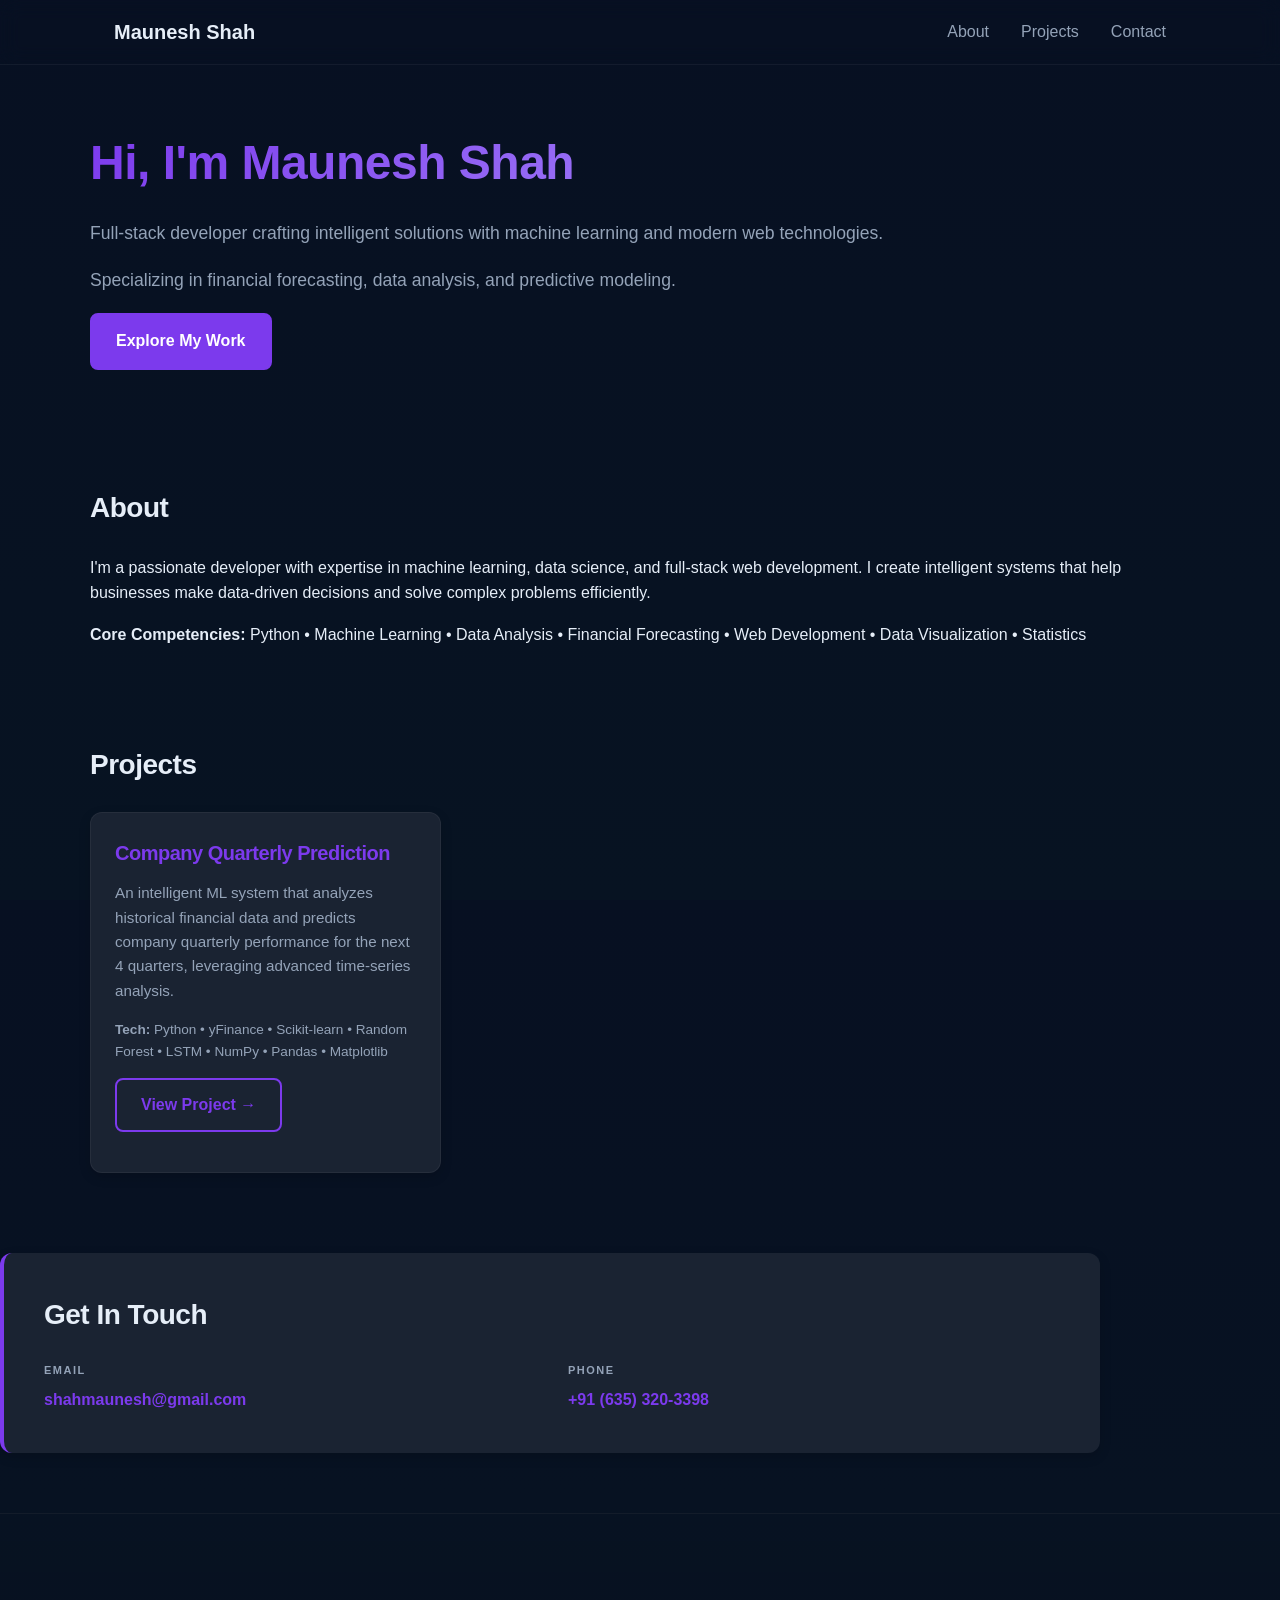
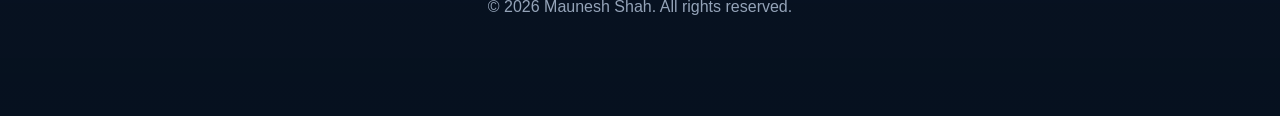
<file: index.html>
<!doctype html>
<html lang="en">
<head>
  <meta charset="utf-8" />
  <meta name="viewport" content="width=device-width, initial-scale=1" />
  <title>Portfolio — Your Name</title>
  <link rel="stylesheet" href="styles.css">
</head>
<body>
  <header class="site-header">
    <div class="container header-inner">
      <a class="brand" href="#">Maunesh Shah</a>
      <!-- <button id="theme-toggle" aria-label="Toggle theme" class="theme-toggle">Change Theme</button>
      <button id="nav-toggle" aria-label="Toggle navigation">☰</button> -->
      <nav id="nav" class="nav">
        <a href="#about">About</a>
        <a href="#projects">Projects</a>
        <a href="#contact">Contact</a>
      </nav>
    </div>
  </header>

  <main>
    <section class="hero container" id="home">
      <div class="hero-inner">
        <div class="hero-text">
          <h1>Hi, I'm Maunesh Shah</h1>
          <p>Full-stack developer crafting intelligent solutions with machine learning and modern web technologies.</p>
          <p>Specializing in financial forecasting, data analysis, and predictive modeling.</p>
          <p><a class="btn" href="#projects">Explore My Work</a></p>
        </div>
        <!-- <div class="hero-art">
          <svg width="200" height="200" viewBox="0 0 160 160" xmlns="http://www.w3.org/2000/svg" role="img" aria-label="Profile placeholder">
            <defs>
              <linearGradient id="grad1" x1="0%" y1="0%" x2="100%" y2="100%">
                <stop offset="0%" style="stop-color:#7c3aed;stop-opacity:1" />
                <stop offset="100%" style="stop-color:#a78bfa;stop-opacity:1" />
              </linearGradient>
            </defs>
            <rect width="160" height="160" rx="16" fill="url(#grad1)" opacity="0.1"/>
            <circle cx="80" cy="60" r="32" fill="url(#grad1)"/>
            <rect x="25" y="105" width="110" height="35" rx="8" fill="url(#grad1)" opacity="0.7"/>
          </svg>
        </div> -->
      </div>
    </section>

    <section id="about" class="container about">
      <h2>About</h2>
      <p>I'm a passionate developer with expertise in machine learning, data science, and full-stack web development. I create intelligent systems that help businesses make data-driven decisions and solve complex problems efficiently.</p>
      <p><strong>Core Competencies:</strong> Python • Machine Learning • Data Analysis • Financial Forecasting • Web Development • Data Visualization • Statistics</p>
    </section>

    <section id="projects" class="container projects">
      <h2>Projects</h2>
      <div class="grid">
        <article class="card">
          <h3>Company Quarterly Prediction</h3>
          <p>An intelligent ML system that analyzes historical financial data and predicts company quarterly performance for the next 4 quarters, leveraging advanced time-series analysis.</p>
          <p style="font-size: 0.85rem; color: var(--muted); margin-bottom: 16px;"><strong>Tech:</strong> Python • yFinance • Scikit-learn • Random Forest • LSTM • NumPy • Pandas • Matplotlib</p>
          <p><a class="btn ghost" href="projects/company-quarterly-prediction.html">View Project →</a></p>
        </article>
      </div>
    </section>

    <section id="contact" class="container contact-section">
      <h2>Get In Touch</h2>
      <div class="contact-info">
        <div class="contact-item">
          <span class="contact-label">Email</span>
          <a href="mailto:shahmaunesh@gmail.com" class="contact-link">shahmaunesh@gmail.com</a>
        </div>
        <div class="contact-item">
          <span class="contact-label">Phone</span>
          <a href="tel:6353203398" class="contact-link">+91 (635) 320-3398</a>
        </div>
      </div>
    </section>
  </main>

  <footer class="site-footer">
    <div class="container">
      <p>&copy; <span id="year"></span> Maunesh Shah. All rights reserved.</p>
      <!-- <p style="font-size: 0.9rem; color: var(--muted); margin-top: 12px;">Crafted with expertise in Machine Learning & Full-Stack Development</p> -->
    </div>
  </footer>

  <div id="modal" class="modal" aria-hidden="true">
    <div class="modal-content">
      <button id="modal-close" class="modal-close" aria-label="Close">×</button>
      <h3 id="modal-title"></h3>
      <p id="modal-body">Project details go here.</p>
    </div>
  </div>

  <script src="js/script.js"></script>
</body>
</html>
</file>
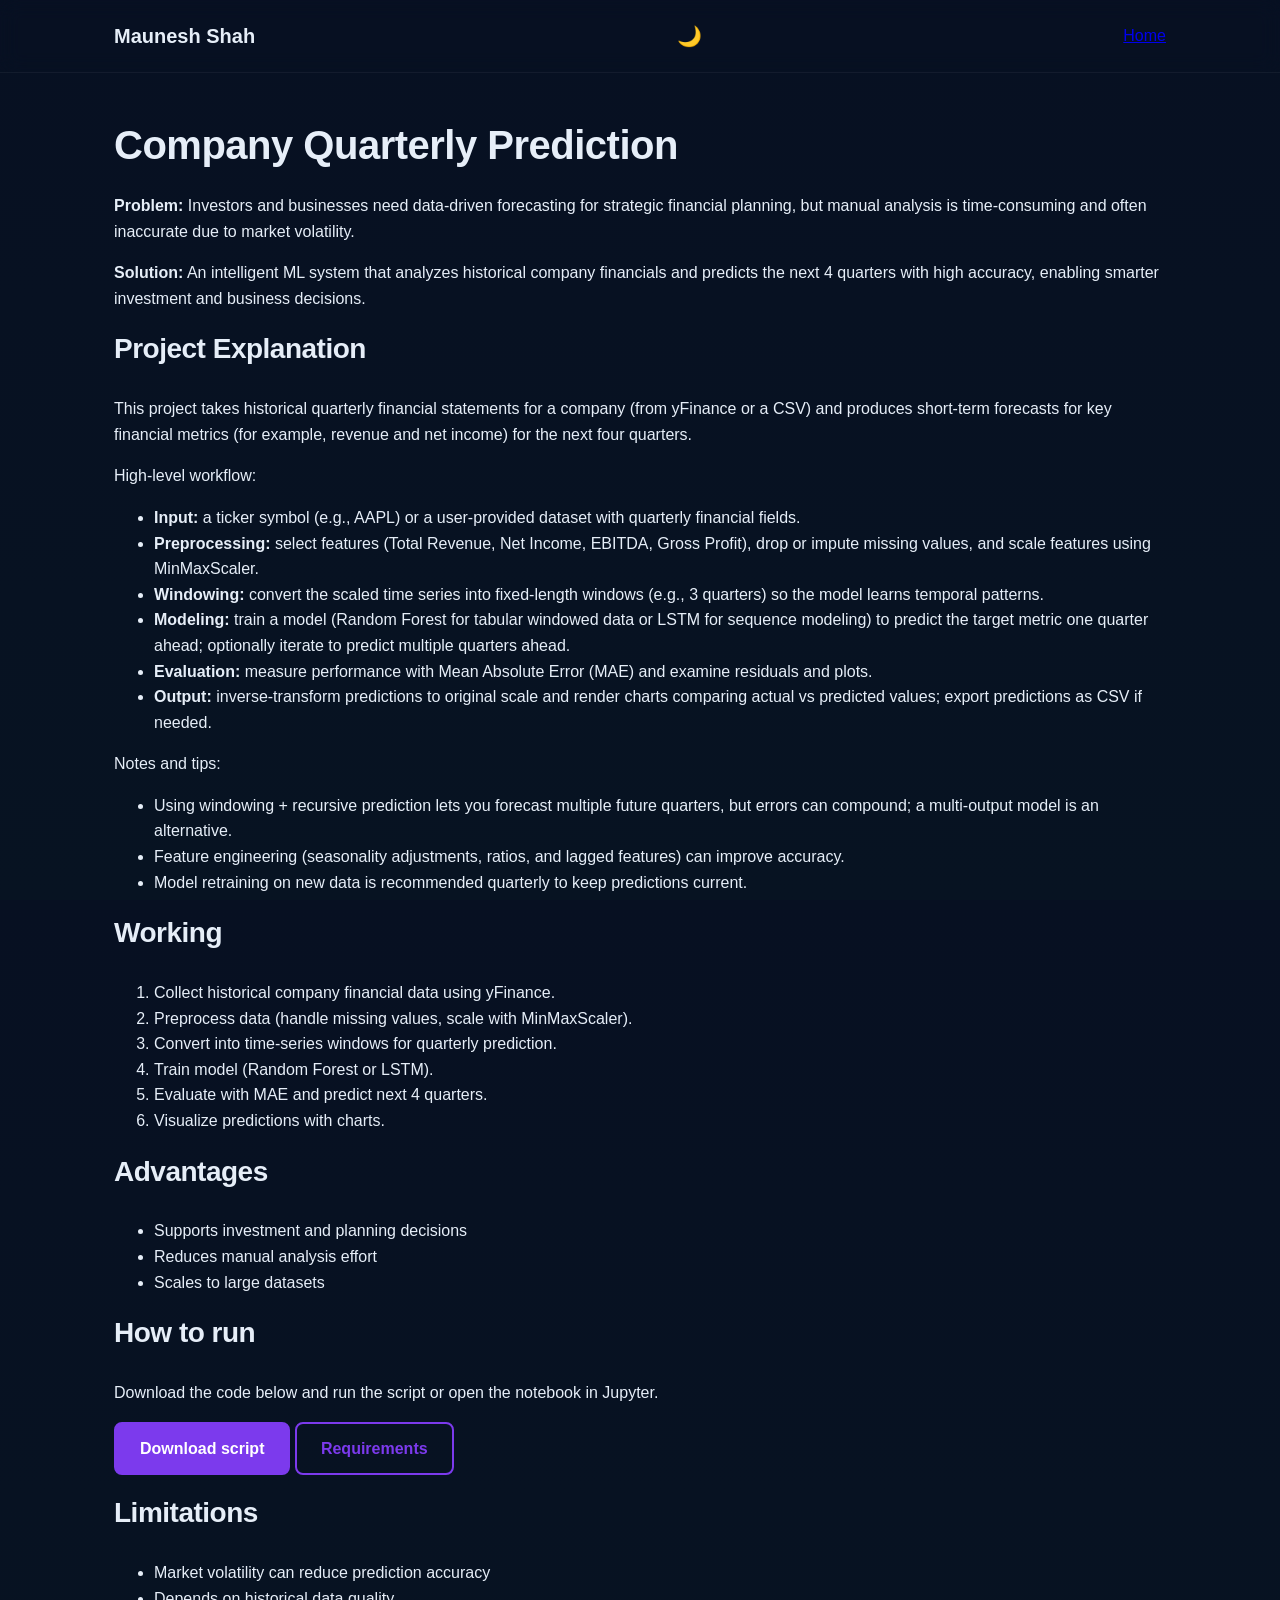
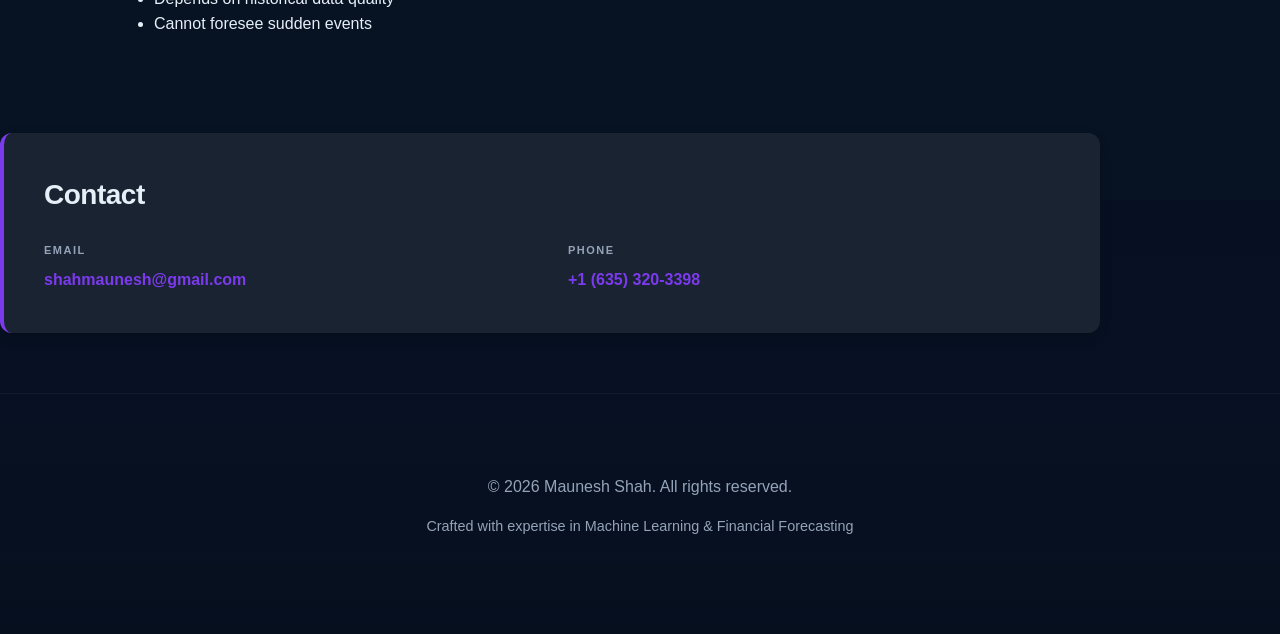
<file: company-quarterly-prediction.html>
<!doctype html>
<html lang="en">
<head>
  <meta charset="utf-8">
  <meta name="viewport" content="width=device-width, initial-scale=1">
  <title>Company Quarterly Prediction — Project</title>
  <link rel="stylesheet" href="../css/styles.css">
</head>
<body>
  <header class="site-header">
    <div class="container header-inner">
      <a class="brand" href="../index.html">Maunesh Shah</a>
      <button id="theme-toggle" aria-label="Toggle theme" class="theme-toggle">🌙</button>
      <nav class="nav">
        <a href="../index.html">Home</a>
      </nav>
    </div>
  </header>
  <main class="container">
    <h1>Company Quarterly Prediction</h1>
    <p><strong>Problem:</strong> Investors and businesses need data-driven forecasting for strategic financial planning, but manual analysis is time-consuming and often inaccurate due to market volatility.</p>
    <p><strong>Solution:</strong> An intelligent ML system that analyzes historical company financials and predicts the next 4 quarters with high accuracy, enabling smarter investment and business decisions.</p>

     <h2>Project Explanation</h2>
    <p>This project takes historical quarterly financial statements for a company (from yFinance or a CSV) and produces short-term forecasts for key financial metrics (for example, revenue and net income) for the next four quarters.</p>
    <p>High-level workflow:</p>
    <ul>
      <li><strong>Input:</strong> a ticker symbol (e.g., AAPL) or a user-provided dataset with quarterly financial fields.</li>
      <li><strong>Preprocessing:</strong> select features (Total Revenue, Net Income, EBITDA, Gross Profit), drop or impute missing values, and scale features using MinMaxScaler.</li>
      <li><strong>Windowing:</strong> convert the scaled time series into fixed-length windows (e.g., 3 quarters) so the model learns temporal patterns.</li>
      <li><strong>Modeling:</strong> train a model (Random Forest for tabular windowed data or LSTM for sequence modeling) to predict the target metric one quarter ahead; optionally iterate to predict multiple quarters ahead.</li>
      <li><strong>Evaluation:</strong> measure performance with Mean Absolute Error (MAE) and examine residuals and plots.</li>
      <li><strong>Output:</strong> inverse-transform predictions to original scale and render charts comparing actual vs predicted values; export predictions as CSV if needed.</li>
    </ul>
    <p>Notes and tips:</p>
    <ul>
      <li>Using windowing + recursive prediction lets you forecast multiple future quarters, but errors can compound; a multi-output model is an alternative.</li>
      <li>Feature engineering (seasonality adjustments, ratios, and lagged features) can improve accuracy.</li>
      <li>Model retraining on new data is recommended quarterly to keep predictions current.</li>
    </ul>

    <h2>Working</h2>
    <ol>
      <li>Collect historical company financial data using yFinance.</li>
      <li>Preprocess data (handle missing values, scale with MinMaxScaler).</li>
      <li>Convert into time-series windows for quarterly prediction.</li>
      <li>Train model (Random Forest or LSTM).</li>
      <li>Evaluate with MAE and predict next 4 quarters.</li>
      <li>Visualize predictions with charts.</li>
    </ol>

    <h2>Advantages</h2>
    <ul>
      <li>Supports investment and planning decisions</li>
      <li>Reduces manual analysis effort</li>
      <li>Scales to large datasets</li>
    </ul>

   

    <!-- <h2>System Requirements</h2>
    <pre>
Hardware: Windows, 4GB+ RAM
Software: Python, Jupyter/VS Code
Libraries: pandas, numpy, matplotlib, scikit-learn, tensorflow (optional), yfinance
    </pre> -->

    <h2>How to run</h2>
    <p>Download the code below and run the script or open the notebook in Jupyter.</p>
    <p><a class="btn" href="company-quarterly-prediction/prediction.py" download>Download script</a>
       <a class="btn ghost" href="company-quarterly-prediction/requirements.txt">Requirements</a></p>

    <!-- <h2>Code (excerpt)</h2>
    <pre style="white-space:pre-wrap;background:rgba(255,255,255,0.03);padding:12px;border-radius:8px;color:var(--muted);">import yfinance as yf
import pandas as pd
import numpy as np
from sklearn.preprocessing import MinMaxScaler
from sklearn.ensemble import RandomForestRegressor
from sklearn.metrics import mean_absolute_error

# see full script in the download
    </pre> -->

    <h2>Limitations</h2>
    <ul>
      <li>Market volatility can reduce prediction accuracy</li>
      <li>Depends on historical data quality</li>
      <li>Cannot foresee sudden events</li>
    </ul>

  </main>
  <section class="container contact-section">
    <h2>Contact</h2>
    <div class="contact-info">
      <div class="contact-item">
        <span class="contact-label">Email</span>
        <a href="mailto:shahmaunesh@gmail.com" class="contact-link">shahmaunesh@gmail.com</a>
      </div>
      <div class="contact-item">
        <span class="contact-label">Phone</span>
        <a href="tel:6353203398" class="contact-link">+1 (635) 320-3398</a>
      </div>
    </div>
  </section>
  <footer class="site-footer">
    <div class="container">
      <p>&copy; <span id="year"></span> Maunesh Shah. All rights reserved.</p>
      <p style="font-size: 0.9rem; color: var(--muted); margin-top: 12px;">Crafted with expertise in Machine Learning & Financial Forecasting</p>
    </div>
  </footer>
  <script src="../js/script.js"></script>
</body>
</html>
</file>
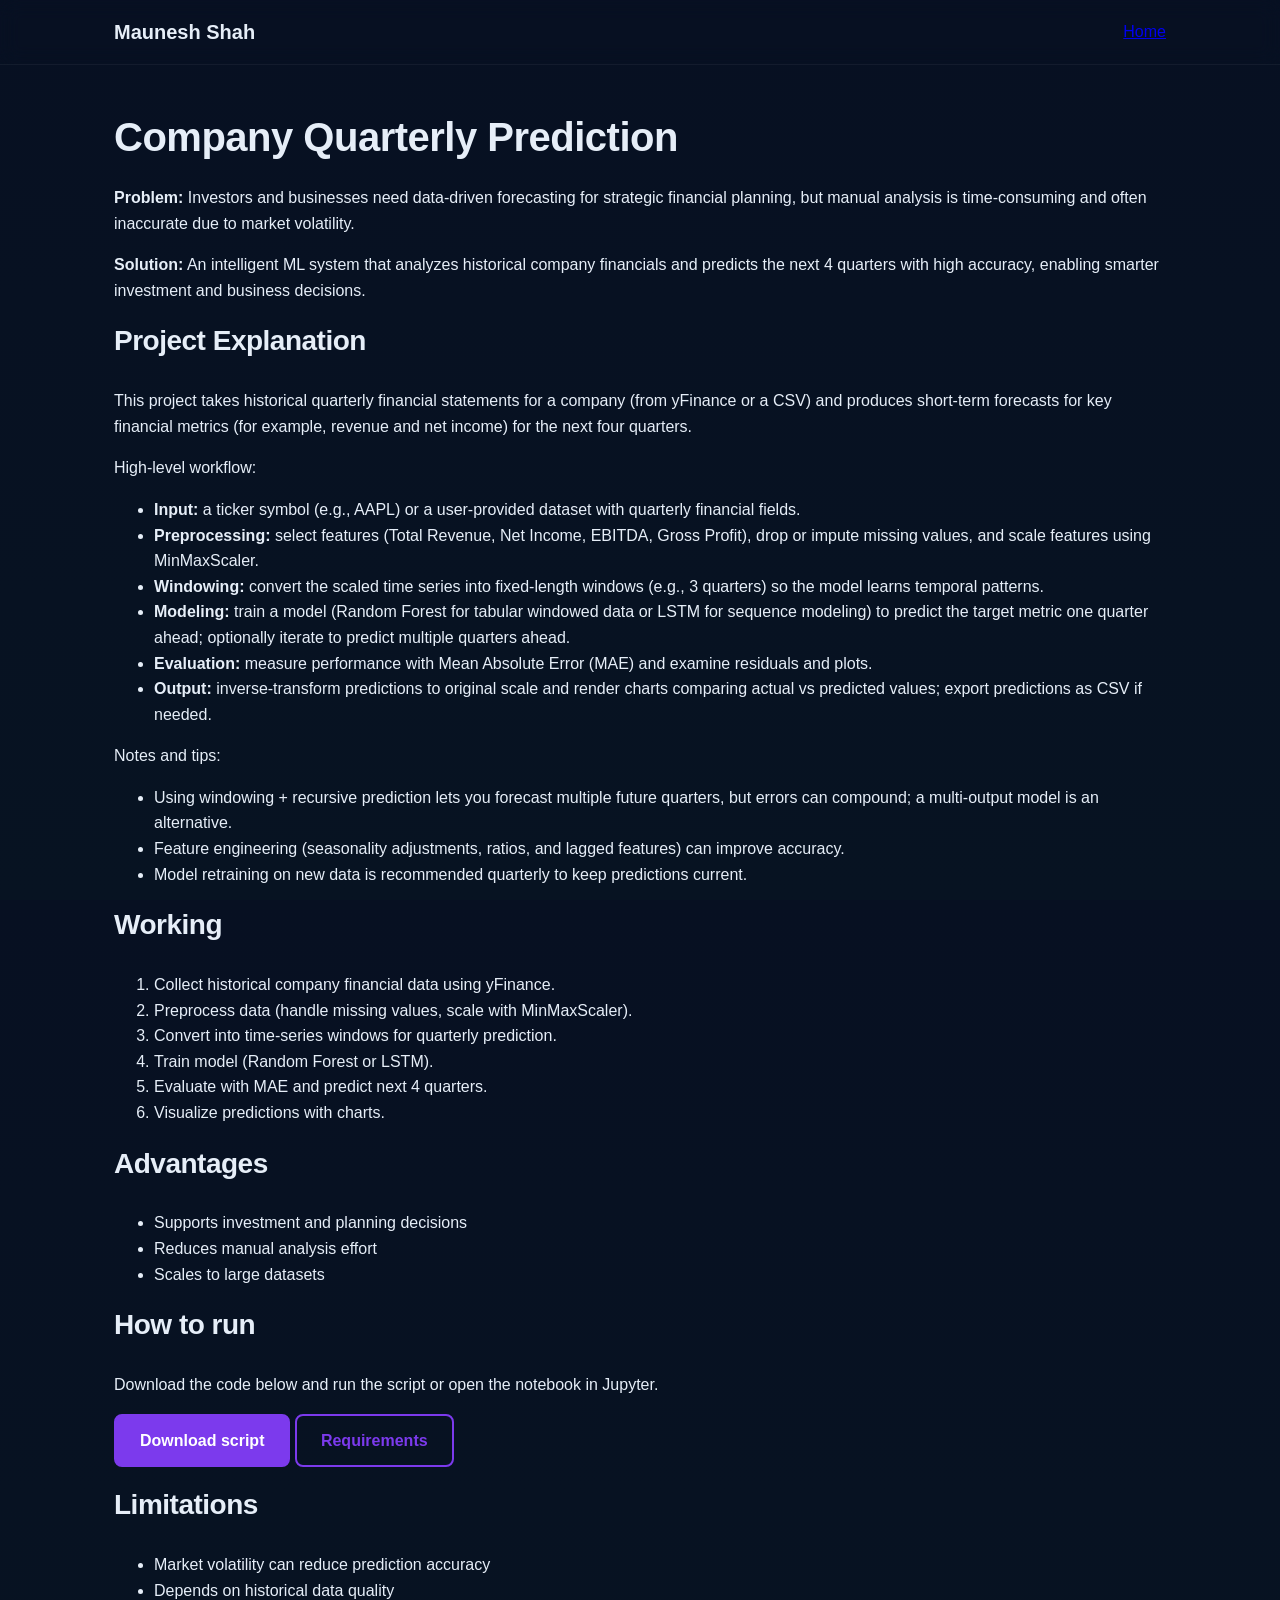
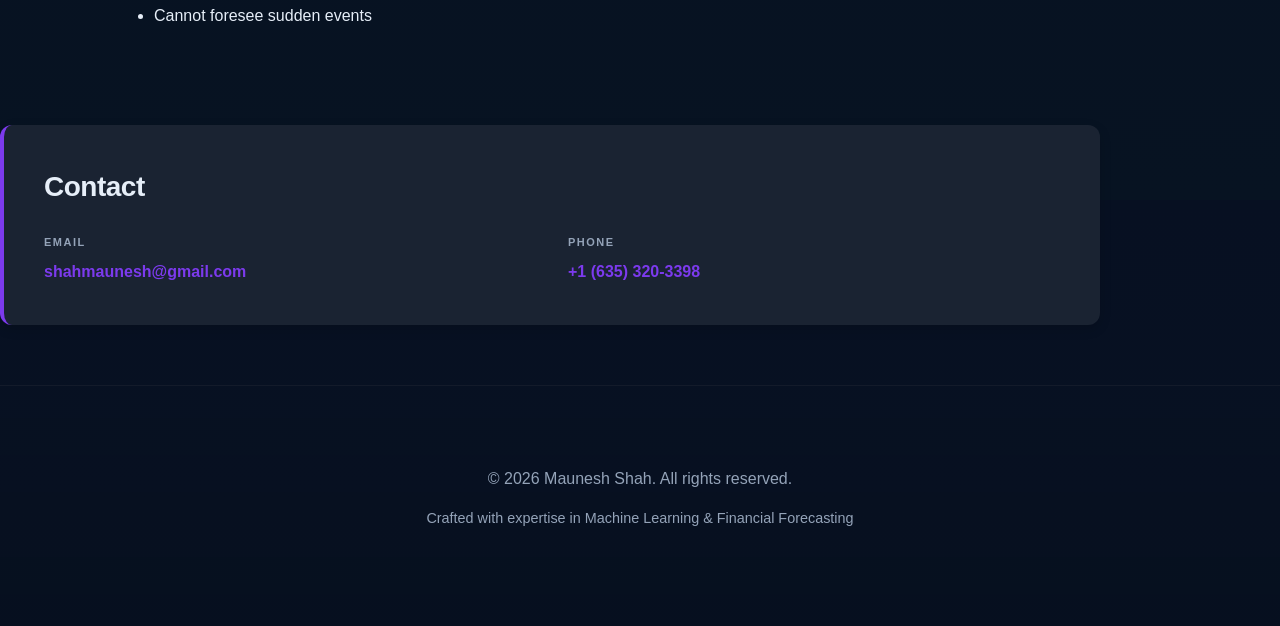
<file: projects/company-quarterly-prediction.html>
<!doctype html>
<html lang="en">
<head>
  <meta charset="utf-8">
  <meta name="viewport" content="width=device-width, initial-scale=1">
  <title>Company Quarterly Prediction — Project</title>
  <link rel="stylesheet" href="../css/styles.css">
</head>
<body>
  <header class="site-header">
    <div class="container header-inner">
      <a class="brand" href="../index.html">Maunesh Shah</a>
      <!-- <button id="theme-toggle" aria-label="Toggle theme" class="theme-toggle">🌙</button> -->
      <nav class="nav">
        <a href="../index.html">Home</a>
      </nav>
    </div>
  </header>
  <main class="container">
    <h1>Company Quarterly Prediction</h1>
    <p><strong>Problem:</strong> Investors and businesses need data-driven forecasting for strategic financial planning, but manual analysis is time-consuming and often inaccurate due to market volatility.</p>
    <p><strong>Solution:</strong> An intelligent ML system that analyzes historical company financials and predicts the next 4 quarters with high accuracy, enabling smarter investment and business decisions.</p>

     <h2>Project Explanation</h2>
    <p>This project takes historical quarterly financial statements for a company (from yFinance or a CSV) and produces short-term forecasts for key financial metrics (for example, revenue and net income) for the next four quarters.</p>
    <p>High-level workflow:</p>
    <ul>
      <li><strong>Input:</strong> a ticker symbol (e.g., AAPL) or a user-provided dataset with quarterly financial fields.</li>
      <li><strong>Preprocessing:</strong> select features (Total Revenue, Net Income, EBITDA, Gross Profit), drop or impute missing values, and scale features using MinMaxScaler.</li>
      <li><strong>Windowing:</strong> convert the scaled time series into fixed-length windows (e.g., 3 quarters) so the model learns temporal patterns.</li>
      <li><strong>Modeling:</strong> train a model (Random Forest for tabular windowed data or LSTM for sequence modeling) to predict the target metric one quarter ahead; optionally iterate to predict multiple quarters ahead.</li>
      <li><strong>Evaluation:</strong> measure performance with Mean Absolute Error (MAE) and examine residuals and plots.</li>
      <li><strong>Output:</strong> inverse-transform predictions to original scale and render charts comparing actual vs predicted values; export predictions as CSV if needed.</li>
    </ul>
    <p>Notes and tips:</p>
    <ul>
      <li>Using windowing + recursive prediction lets you forecast multiple future quarters, but errors can compound; a multi-output model is an alternative.</li>
      <li>Feature engineering (seasonality adjustments, ratios, and lagged features) can improve accuracy.</li>
      <li>Model retraining on new data is recommended quarterly to keep predictions current.</li>
    </ul>

    <h2>Working</h2>
    <ol>
      <li>Collect historical company financial data using yFinance.</li>
      <li>Preprocess data (handle missing values, scale with MinMaxScaler).</li>
      <li>Convert into time-series windows for quarterly prediction.</li>
      <li>Train model (Random Forest or LSTM).</li>
      <li>Evaluate with MAE and predict next 4 quarters.</li>
      <li>Visualize predictions with charts.</li>
    </ol>

    <h2>Advantages</h2>
    <ul>
      <li>Supports investment and planning decisions</li>
      <li>Reduces manual analysis effort</li>
      <li>Scales to large datasets</li>
    </ul>

   

    <!-- <h2>System Requirements</h2>
    <pre>
Hardware: Windows, 4GB+ RAM
Software: Python, Jupyter/VS Code
Libraries: pandas, numpy, matplotlib, scikit-learn, tensorflow (optional), yfinance
    </pre> -->

    <h2>How to run</h2>
    <p>Download the code below and run the script or open the notebook in Jupyter.</p>
    <p><a class="btn" href="company-quarterly-prediction/prediction.py" download>Download script</a>
       <a class="btn ghost" href="company-quarterly-prediction/requirements.txt">Requirements</a></p>

    <!-- <h2>Code (excerpt)</h2>
    <pre style="white-space:pre-wrap;background:rgba(255,255,255,0.03);padding:12px;border-radius:8px;color:var(--muted);">import yfinance as yf
import pandas as pd
import numpy as np
from sklearn.preprocessing import MinMaxScaler
from sklearn.ensemble import RandomForestRegressor
from sklearn.metrics import mean_absolute_error

# see full script in the download
    </pre> -->

    <h2>Limitations</h2>
    <ul>
      <li>Market volatility can reduce prediction accuracy</li>
      <li>Depends on historical data quality</li>
      <li>Cannot foresee sudden events</li>
    </ul>

  </main>
  <section class="container contact-section">
    <h2>Contact</h2>
    <div class="contact-info">
      <div class="contact-item">
        <span class="contact-label">Email</span>
        <a href="mailto:shahmaunesh@gmail.com" class="contact-link">shahmaunesh@gmail.com</a>
      </div>
      <div class="contact-item">
        <span class="contact-label">Phone</span>
        <a href="tel:6353203398" class="contact-link">+1 (635) 320-3398</a>
      </div>
    </div>
  </section>
  <footer class="site-footer">
    <div class="container">
      <p>&copy; <span id="year"></span> Maunesh Shah. All rights reserved.</p>
      <p style="font-size: 0.9rem; color: var(--muted); margin-top: 12px;">Crafted with expertise in Machine Learning & Financial Forecasting</p>
    </div>
  </footer>
  <script src="../js/script.js"></script>
</body>
</html>
</file>
<file: styles.css>
:root{
  --bg:#0f1720;
  --card:#0b1220;
  --muted:#94a3b8;
  --accent:#7c3aed;
  --surface:#1a2332;
  --text:#e6eef8;
  --shadow: 0 10px 30px rgba(0,0,0,0.3);
  --shadow-sm: 0 4px 12px rgba(0,0,0,0.15);
}

body.light-theme {
  --bg:#ffffff;
  --card:#f8fafc;
  --muted:#64748b;
  --accent:#6366f1;
  --surface:#f1f5f9;
  --text:#1e293b;
  --shadow: 0 10px 30px rgba(0,0,0,0.08);
  --shadow-sm: 0 4px 12px rgba(0,0,0,0.05);
}

body.light-theme a {
  color: #6366f1;
}

body.light-theme a:hover {
  color: #4f46e5;
}

* {
  box-sizing: border-box;
}

html, body {
  height: 100%;
  margin: 0;
  font-family: -apple-system, BlinkMacSystemFont, 'Segoe UI', 'Roboto', 'Oxygen', 'Ubuntu', 'Cantarell', sans-serif;
}

body {
  background: linear-gradient(180deg, #071022 0%, #071322 100%);
  color: var(--text);
  line-height: 1.6;
  transition: background 0.3s ease;
}

body.light-theme {
  background: linear-gradient(180deg, #f8f9fa 0%, #f1f5f9 100%);
}

/* Typography */
h1, h2, h3, h4, h5, h6 {
  margin: 0;
  font-weight: 600;
  letter-spacing: -0.5px;
}

h1 {
  font-size: 2.5rem;
  margin-bottom: 16px;
}

h2 {
  font-size: 1.75rem;
  margin-bottom: 24px;
}

h3 {
  font-size: 1.25rem;
  margin-bottom: 16px;
}

p {
  margin: 0 0 16px 0;
  font-size: 1rem;
}

/* Layout */
.container {
  max-width: 1100px;
  margin: 0 auto;
  padding: 40px 24px;
}

/* Header */
.site-header {
  background: transparent;
  padding: 16px 0;
  border-bottom: 1px solid rgba(255, 255, 255, 0.05);
  backdrop-filter: blur(10px);
  position: sticky;
  top: 0;
  z-index: 100;
}

.header-inner {
  display: flex;
  align-items: center;
  gap: 20px;
  justify-content: space-between;
  max-width: 1100px;
  margin: 0 auto;
  padding: 0 24px;
}

.brand {
  font-weight: 700;
  color: var(--text);
  text-decoration: none;
  font-size: 1.25rem;
  transition: opacity 0.3s ease;
}

.brand:hover {
  opacity: 0.8;
}

/* Navigation */
#nav {
  display: flex;
  gap: 32px;
  align-items: center;
}

#nav a {
  color: var(--muted);
  text-decoration: none;
  font-weight: 500;
  transition: color 0.3s ease;
  position: relative;
}

#nav a:hover {
  color: var(--accent);
}

#nav a::after {
  content: '';
  position: absolute;
  bottom: -4px;
  left: 0;
  width: 0;
  height: 2px;
  background: var(--accent);
  transition: width 0.3s ease;
}

#nav a:hover::after {
  width: 100%;
}

#nav-toggle {
  display: none;
  background: none;
  border: 0;
  color: var(--text);
  font-size: 24px;
  cursor: pointer;
  transition: transform 0.3s ease;
}

.theme-toggle {
  background: none;
  border: 0;
  color: var(--text);
  font-size: 20px;
  cursor: pointer;
  padding: 8px 12px;
  transition: transform 0.3s ease;
  display: flex;
  align-items: center;
}

.theme-toggle:hover {
  transform: scale(1.1);
}

/* Hero Section */
.hero {
  padding: 60px 0;
}

.hero-inner {
  display: flex;
  gap: 40px;
  align-items: center;
}

.hero-text h1 {
  background: linear-gradient(135deg, var(--accent) 0%, #a78bfa 100%);
  -webkit-background-clip: text;
  -webkit-text-fill-color: transparent;
  background-clip: text;
  font-size: 3rem;
  margin-bottom: 16px;
}

.hero-text p {
  font-size: 1.1rem;
  color: var(--muted);
  line-height: 1.8;
}

.hero-art {
  flex: 1;
  display: flex;
  justify-content: center;
}

.hero-art svg {
  filter: drop-shadow(var(--shadow-sm));
  transition: transform 0.3s ease;
}

.hero-art:hover svg {
  transform: scale(1.05);
}

/* Buttons */
.btn {
  background: var(--accent);
  color: white;
  padding: 12px 24px;
  border-radius: 8px;
  text-decoration: none;
  font-weight: 600;
  display: inline-block;
  transition: all 0.3s ease;
  border: 2px solid var(--accent);
  cursor: pointer;
  font-size: 1rem;
}

.btn:hover {
  transform: translateY(-2px);
  box-shadow: var(--shadow-sm);
}

.btn.ghost {
  background: transparent;
  border: 2px solid var(--accent);
  color: var(--accent);
}

.btn.ghost:hover {
  background: var(--accent);
  color: white;
}

/* Sections */
.about, .projects {
  padding: 40px 0;
  scroll-margin-top: 60px;
}

/* Grid & Cards */
.grid {
  display: grid;
  grid-template-columns: repeat(3, 1fr);
  gap: 24px;
}

.card {
  background: var(--surface);
  padding: 24px;
  border-radius: 12px;
  transition: all 0.3s ease;
  border: 1px solid rgba(255, 255, 255, 0.05);
  box-shadow: var(--shadow-sm);
  cursor: pointer;
}

.card:hover {
  transform: translateY(-4px);
  box-shadow: var(--shadow);
  border-color: var(--accent);
  background: var(--card);
}

.card h3 {
  color: var(--accent);
  margin-bottom: 12px;
}

.card p {
  color: var(--muted);
  font-size: 0.95rem;
  margin-bottom: 16px;
}

/* Contact Section */
.contact-section {
  background: var(--surface);
  padding: 40px;
  border-radius: 12px;
  margin: 40px 0;
  border-left: 4px solid var(--accent);
  box-shadow: var(--shadow-sm);
  scroll-margin-top: 60px;
}

.contact-section h2 {
  margin-top: 0;
  color: var(--text);
}

.contact-info {
  display: grid;
  grid-template-columns: 1fr 1fr;
  gap: 32px;
}

.contact-item {
  display: flex;
  flex-direction: column;
  gap: 8px;
}

.contact-label {
  font-size: 11px;
  text-transform: uppercase;
  letter-spacing: 1.5px;
  color: var(--muted);
  font-weight: 700;
}

.contact-link {
  color: var(--accent);
  text-decoration: none;
  font-size: 1rem;
  font-weight: 600;
  transition: all 0.3s ease;
}

.contact-link:hover {
  color: var(--text);
  text-decoration: underline;
  transform: translateX(4px);
}

/* Footer */
.site-footer {
  padding: 40px 24px;
  text-align: center;
  color: var(--muted);
  border-top: 1px solid rgba(255, 255, 255, 0.05);
  background: linear-gradient(180deg, transparent 0%, rgba(0,0,0,0.1) 100%);
  margin-top: 60px;
}

.site-footer a {
  color: var(--accent);
  text-decoration: none;
  transition: color 0.3s ease;
}

.site-footer a:hover {
  color: var(--text);
}

/* Modal */
.modal {
  position: fixed;
  inset: 0;
  display: none;
  align-items: center;
  justify-content: center;
  background: rgba(0, 0, 0, 0.7);
  backdrop-filter: blur(4px);
  z-index: 1000;
}

.modal[aria-hidden="false"] {
  display: flex;
}

.modal-content {
  background: var(--surface);
  padding: 32px;
  border-radius: 12px;
  max-width: 520px;
  width: 90%;
  box-shadow: var(--shadow);
  animation: slideIn 0.3s ease;
}

@keyframes slideIn {
  from {
    transform: translateY(-50px);
    opacity: 0;
  }
  to {
    transform: translateY(0);
    opacity: 1;
  }
}

.modal-close {
  background: none;
  border: 0;
  color: var(--muted);
  font-size: 24px;
  float: right;
  cursor: pointer;
  transition: color 0.3s ease;
}

.modal-close:hover {
  color: var(--text);
}

/* Responsive */
@media (max-width: 1024px) {
  .container {
    padding: 30px 20px;
  }
  
  .grid {
    grid-template-columns: repeat(2, 1fr);
  }
  
  .hero-text h1 {
    font-size: 2.25rem;
  }
}

@media (max-width: 768px) {
  .hero {
    padding: 40px 0;
  }

  .hero-inner {
    flex-direction: column;
    text-align: center;
    gap: 30px;
  }

  .hero-text h1 {
    font-size: 2rem;
  }

  h2 {
    font-size: 1.5rem;
  }

  .grid {
    grid-template-columns: 1fr;
  }

  #nav {
    position: absolute;
    right: 24px;
    top: 70px;
    background: rgba(2, 6, 23, 0.95);
    padding: 16px;
    border-radius: 8px;
    display: none;
    flex-direction: column;
    gap: 16px;
    border: 1px solid rgba(255, 255, 255, 0.1);
    box-shadow: var(--shadow);
  }

  #nav.show {
    display: flex;
  }

  #nav-toggle {
    display: block;
  }

  .contact-info {
    grid-template-columns: 1fr;
    gap: 24px;
  }

  .contact-section {
    padding: 24px;
  }
}
</file>
<file: css/styles.css>
:root{
  --bg:#0f1720;
  --card:#0b1220;
  --muted:#94a3b8;
  --accent:#7c3aed;
  --surface:#1a2332;
  --text:#e6eef8;
  --shadow: 0 10px 30px rgba(0,0,0,0.3);
  --shadow-sm: 0 4px 12px rgba(0,0,0,0.15);
}

body.light-theme {
  --bg:#ffffff;
  --card:#f8fafc;
  --muted:#64748b;
  --accent:#6366f1;
  --surface:#f1f5f9;
  --text:#1e293b;
  --shadow: 0 10px 30px rgba(0,0,0,0.08);
  --shadow-sm: 0 4px 12px rgba(0,0,0,0.05);
}

body.light-theme a {
  color: #6366f1;
}

body.light-theme a:hover {
  color: #4f46e5;
}

* {
  box-sizing: border-box;
}

html, body {
  height: 100%;
  margin: 0;
  font-family: -apple-system, BlinkMacSystemFont, 'Segoe UI', 'Roboto', 'Oxygen', 'Ubuntu', 'Cantarell', sans-serif;
}

body {
  background: linear-gradient(180deg, #071022 0%, #071322 100%);
  color: var(--text);
  line-height: 1.6;
  transition: background 0.3s ease;
}

body.light-theme {
  background: linear-gradient(180deg, #f8f9fa 0%, #f1f5f9 100%);
}

/* Typography */
h1, h2, h3, h4, h5, h6 {
  margin: 0;
  font-weight: 600;
  letter-spacing: -0.5px;
}

h1 {
  font-size: 2.5rem;
  margin-bottom: 16px;
}

h2 {
  font-size: 1.75rem;
  margin-bottom: 24px;
}

h3 {
  font-size: 1.25rem;
  margin-bottom: 16px;
}

p {
  margin: 0 0 16px 0;
  font-size: 1rem;
}

/* Layout */
.container {
  max-width: 1100px;
  margin: 0 auto;
  padding: 40px 24px;
}

/* Header */
.site-header {
  background: transparent;
  padding: 16px 0;
  border-bottom: 1px solid rgba(255, 255, 255, 0.05);
  backdrop-filter: blur(10px);
  position: sticky;
  top: 0;
  z-index: 100;
}

.header-inner {
  display: flex;
  align-items: center;
  gap: 20px;
  justify-content: space-between;
  max-width: 1100px;
  margin: 0 auto;
  padding: 0 24px;
}

.brand {
  font-weight: 700;
  color: var(--text);
  text-decoration: none;
  font-size: 1.25rem;
  transition: opacity 0.3s ease;
}

.brand:hover {
  opacity: 0.8;
}

/* Navigation */
#nav {
  display: flex;
  gap: 32px;
  align-items: center;
}

#nav a {
  color: var(--muted);
  text-decoration: none;
  font-weight: 500;
  transition: color 0.3s ease;
  position: relative;
}

#nav a:hover {
  color: var(--accent);
}

#nav a::after {
  content: '';
  position: absolute;
  bottom: -4px;
  left: 0;
  width: 0;
  height: 2px;
  background: var(--accent);
  transition: width 0.3s ease;
}

#nav a:hover::after {
  width: 100%;
}

#nav-toggle {
  display: none;
  background: none;
  border: 0;
  color: var(--text);
  font-size: 24px;
  cursor: pointer;
  transition: transform 0.3s ease;
}

.theme-toggle {
  background: none;
  border: 0;
  color: var(--text);
  font-size: 20px;
  cursor: pointer;
  padding: 8px 12px;
  transition: transform 0.3s ease;
  display: flex;
  align-items: center;
}

.theme-toggle:hover {
  transform: scale(1.1);
}

/* Hero Section */
.hero {
  padding: 60px 0;
}

.hero-inner {
  display: flex;
  gap: 40px;
  align-items: center;
}

.hero-text h1 {
  background: linear-gradient(135deg, var(--accent) 0%, #a78bfa 100%);
  -webkit-background-clip: text;
  -webkit-text-fill-color: transparent;
  background-clip: text;
  font-size: 3rem;
  margin-bottom: 16px;
}

.hero-text p {
  font-size: 1.1rem;
  color: var(--muted);
  line-height: 1.8;
}

.hero-art {
  flex: 1;
  display: flex;
  justify-content: center;
}

.hero-art svg {
  filter: drop-shadow(var(--shadow-sm));
  transition: transform 0.3s ease;
}

.hero-art:hover svg {
  transform: scale(1.05);
}

/* Buttons */
.btn {
  background: var(--accent);
  color: white;
  padding: 12px 24px;
  border-radius: 8px;
  text-decoration: none;
  font-weight: 600;
  display: inline-block;
  transition: all 0.3s ease;
  border: 2px solid var(--accent);
  cursor: pointer;
  font-size: 1rem;
}

.btn:hover {
  transform: translateY(-2px);
  box-shadow: var(--shadow-sm);
}

.btn.ghost {
  background: transparent;
  border: 2px solid var(--accent);
  color: var(--accent);
}

.btn.ghost:hover {
  background: var(--accent);
  color: white;
}

/* Sections */
.about, .projects {
  padding: 40px 0;
  scroll-margin-top: 60px;
}

/* Grid & Cards */
.grid {
  display: grid;
  grid-template-columns: repeat(3, 1fr);
  gap: 24px;
}

.card {
  background: var(--surface);
  padding: 24px;
  border-radius: 12px;
  transition: all 0.3s ease;
  border: 1px solid rgba(255, 255, 255, 0.05);
  box-shadow: var(--shadow-sm);
  cursor: pointer;
}

.card:hover {
  transform: translateY(-4px);
  box-shadow: var(--shadow);
  border-color: var(--accent);
  background: var(--card);
}

.card h3 {
  color: var(--accent);
  margin-bottom: 12px;
}

.card p {
  color: var(--muted);
  font-size: 0.95rem;
  margin-bottom: 16px;
}

/* Contact Section */
.contact-section {
  background: var(--surface);
  padding: 40px;
  border-radius: 12px;
  margin: 40px 0;
  border-left: 4px solid var(--accent);
  box-shadow: var(--shadow-sm);
  scroll-margin-top: 60px;
}

.contact-section h2 {
  margin-top: 0;
  color: var(--text);
}

.contact-info {
  display: grid;
  grid-template-columns: 1fr 1fr;
  gap: 32px;
}

.contact-item {
  display: flex;
  flex-direction: column;
  gap: 8px;
}

.contact-label {
  font-size: 11px;
  text-transform: uppercase;
  letter-spacing: 1.5px;
  color: var(--muted);
  font-weight: 700;
}

.contact-link {
  color: var(--accent);
  text-decoration: none;
  font-size: 1rem;
  font-weight: 600;
  transition: all 0.3s ease;
}

.contact-link:hover {
  color: var(--text);
  text-decoration: underline;
  transform: translateX(4px);
}

/* Footer */
.site-footer {
  padding: 40px 24px;
  text-align: center;
  color: var(--muted);
  border-top: 1px solid rgba(255, 255, 255, 0.05);
  background: linear-gradient(180deg, transparent 0%, rgba(0,0,0,0.1) 100%);
  margin-top: 60px;
}

.site-footer a {
  color: var(--accent);
  text-decoration: none;
  transition: color 0.3s ease;
}

.site-footer a:hover {
  color: var(--text);
}

/* Modal */
.modal {
  position: fixed;
  inset: 0;
  display: none;
  align-items: center;
  justify-content: center;
  background: rgba(0, 0, 0, 0.7);
  backdrop-filter: blur(4px);
  z-index: 1000;
}

.modal[aria-hidden="false"] {
  display: flex;
}

.modal-content {
  background: var(--surface);
  padding: 32px;
  border-radius: 12px;
  max-width: 520px;
  width: 90%;
  box-shadow: var(--shadow);
  animation: slideIn 0.3s ease;
}

@keyframes slideIn {
  from {
    transform: translateY(-50px);
    opacity: 0;
  }
  to {
    transform: translateY(0);
    opacity: 1;
  }
}

.modal-close {
  background: none;
  border: 0;
  color: var(--muted);
  font-size: 24px;
  float: right;
  cursor: pointer;
  transition: color 0.3s ease;
}

.modal-close:hover {
  color: var(--text);
}

/* Responsive */
@media (max-width: 1024px) {
  .container {
    padding: 30px 20px;
  }
  
  .grid {
    grid-template-columns: repeat(2, 1fr);
  }
  
  .hero-text h1 {
    font-size: 2.25rem;
  }
}

@media (max-width: 768px) {
  .hero {
    padding: 40px 0;
  }

  .hero-inner {
    flex-direction: column;
    text-align: center;
    gap: 30px;
  }

  .hero-text h1 {
    font-size: 2rem;
  }

  h2 {
    font-size: 1.5rem;
  }

  .grid {
    grid-template-columns: 1fr;
  }

  #nav {
    position: absolute;
    right: 24px;
    top: 70px;
    background: rgba(2, 6, 23, 0.95);
    padding: 16px;
    border-radius: 8px;
    display: none;
    flex-direction: column;
    gap: 16px;
    border: 1px solid rgba(255, 255, 255, 0.1);
    box-shadow: var(--shadow);
  }

  #nav.show {
    display: flex;
  }

  #nav-toggle {
    display: block;
  }

  .contact-info {
    grid-template-columns: 1fr;
    gap: 24px;
  }

  .contact-section {
    padding: 24px;
  }
}
</file>
